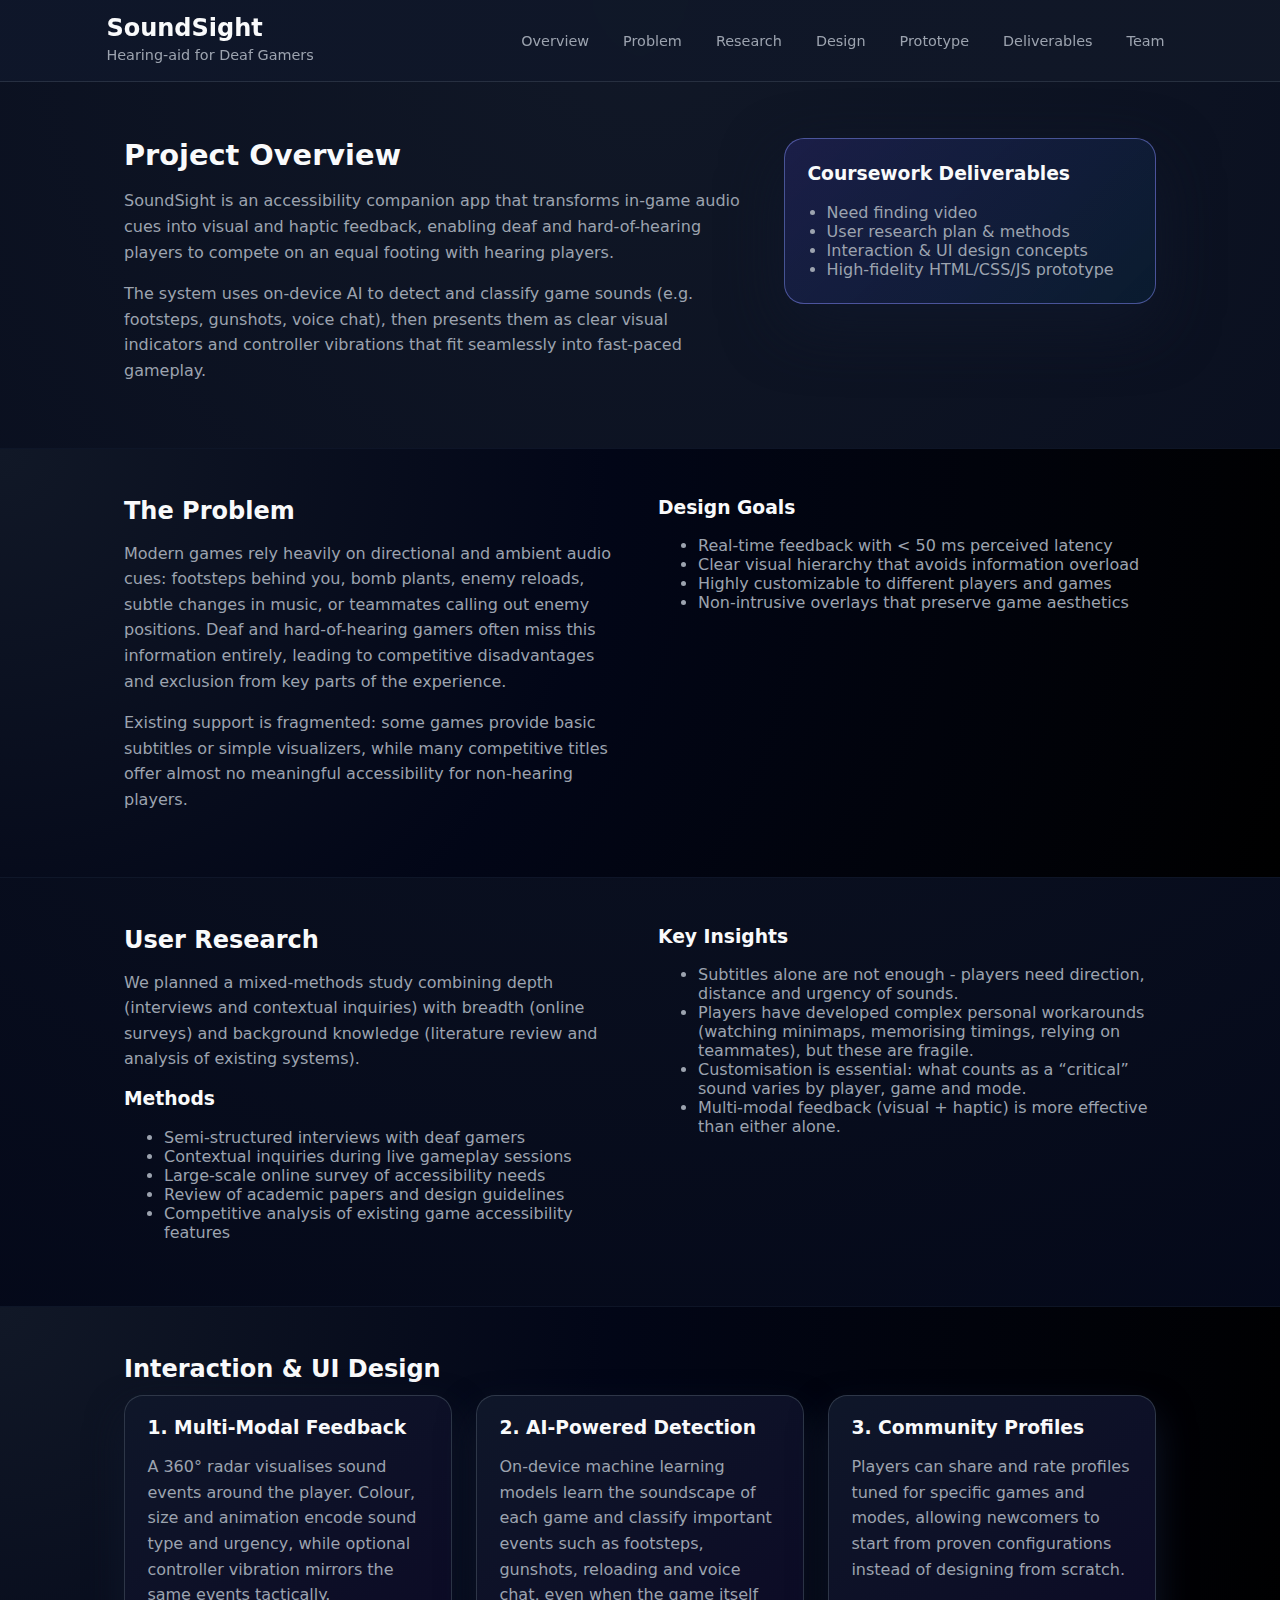
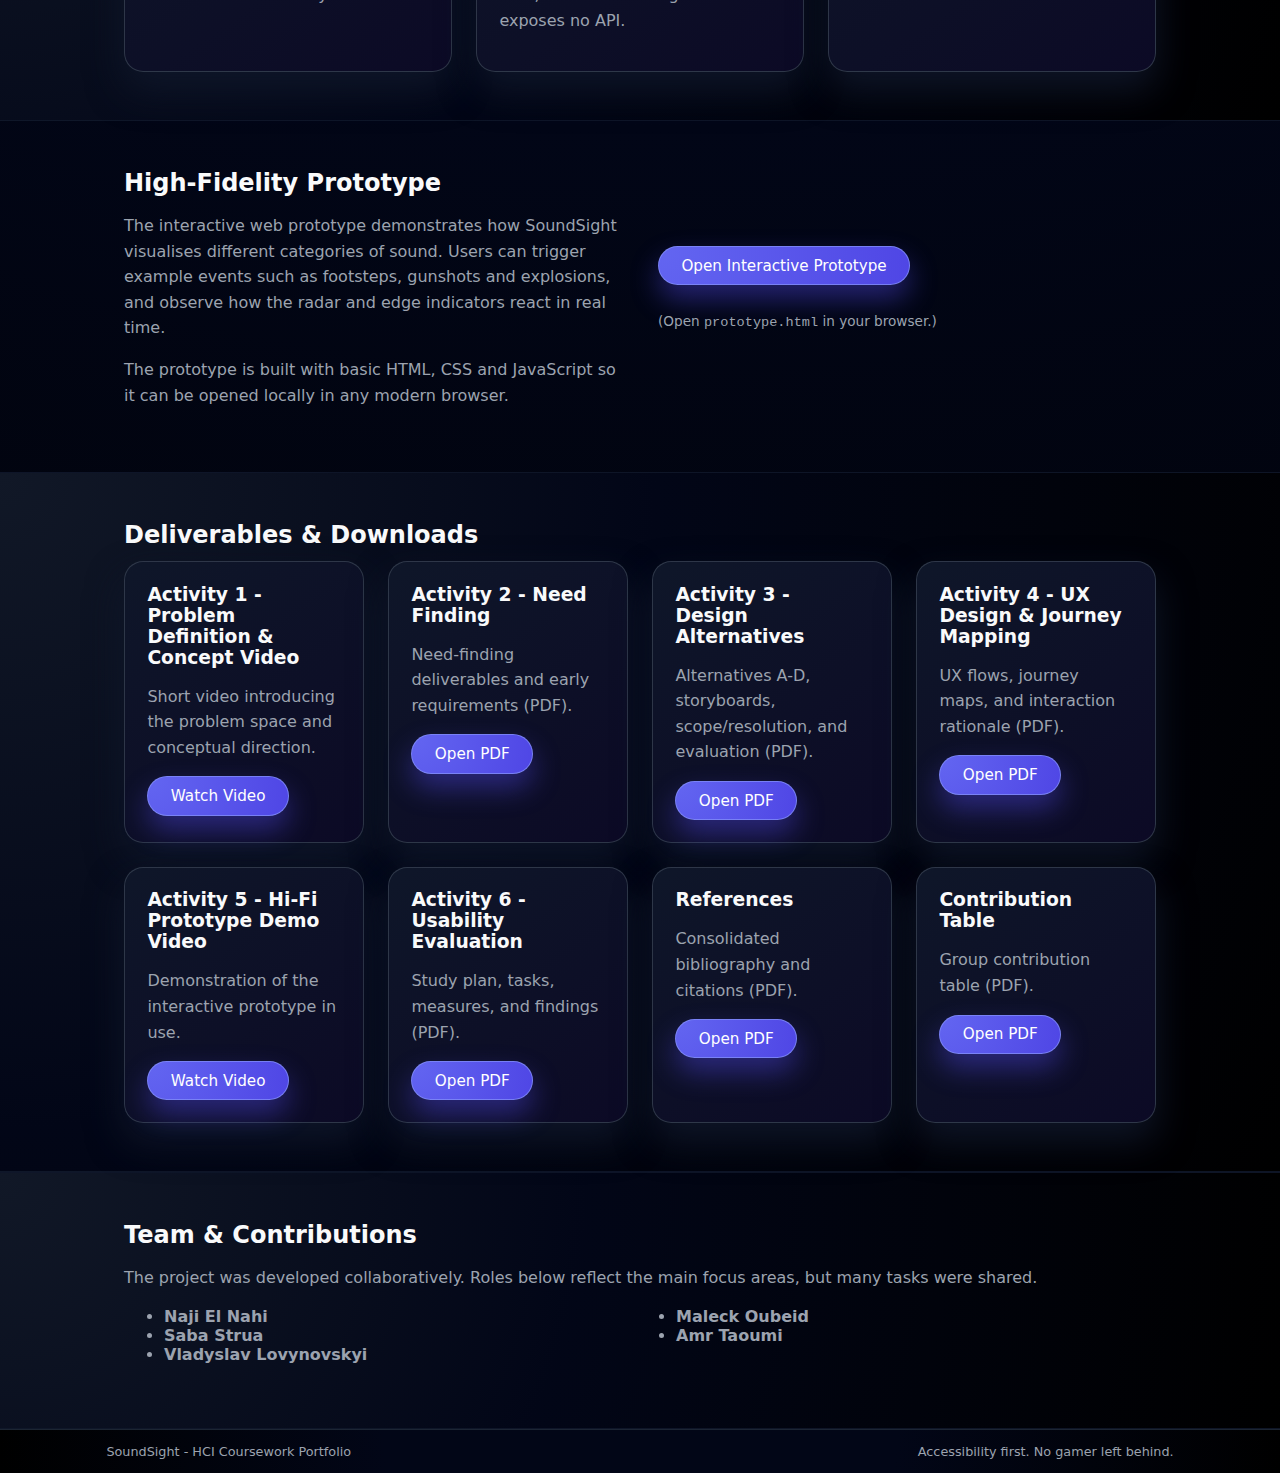
<file: index.html>
<!doctype html>
<html lang="en">
<head>
  <meta charset="utf-8" />
  <title>Redirecting…</title>
  <meta http-equiv="refresh" content="0; url=portfolio.html" />
  <link rel="canonical" href="portfolio.html" />
  <style>
    body { font-family: system-ui, -apple-system, Segoe UI, sans-serif; background: #0b1020; color: #f9fafb; display: grid; place-items: center; height: 100vh; margin: 0; }
    a { color: #9cc1ff; }
  </style>
</head>
<body>
  <p>Redirecting to <a href="portfolio.html">portfolio</a>…</p>
  <script>window.location.replace('portfolio.html');</script>
</body>
</html>
</file>
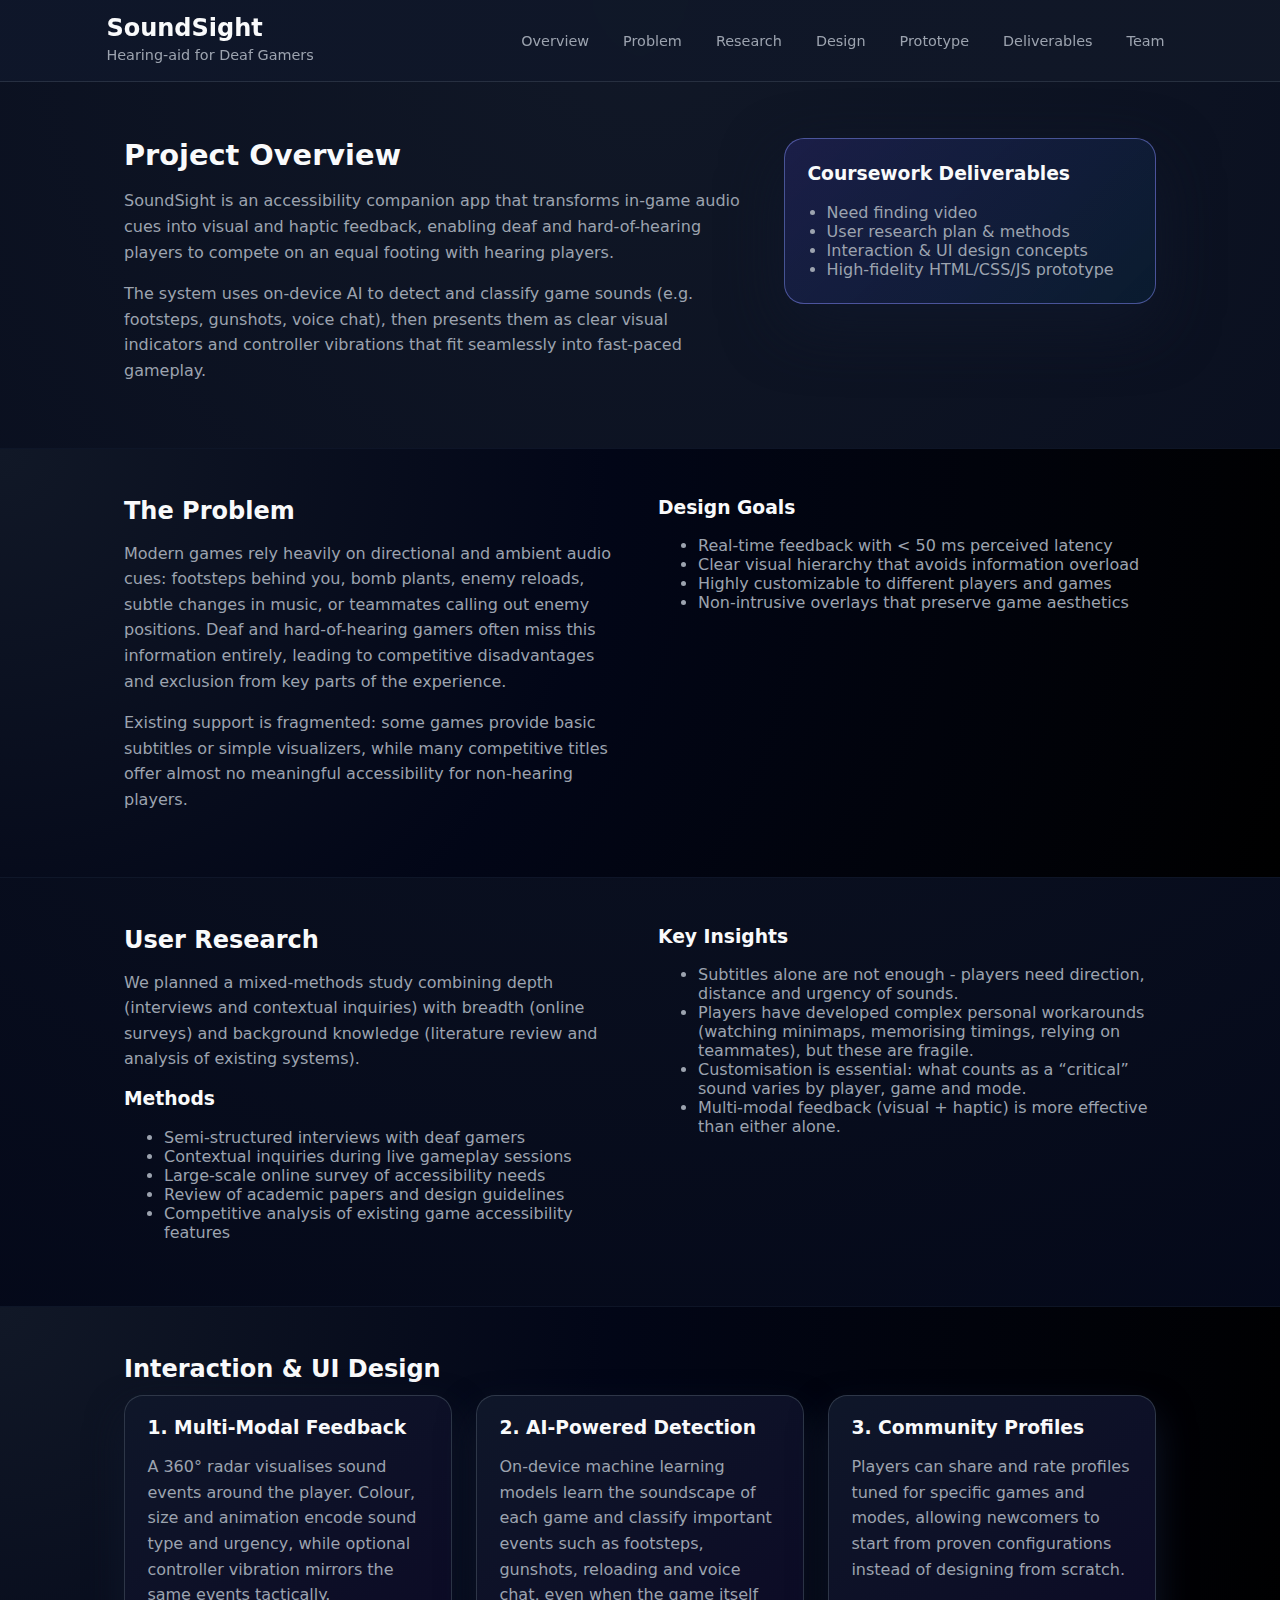
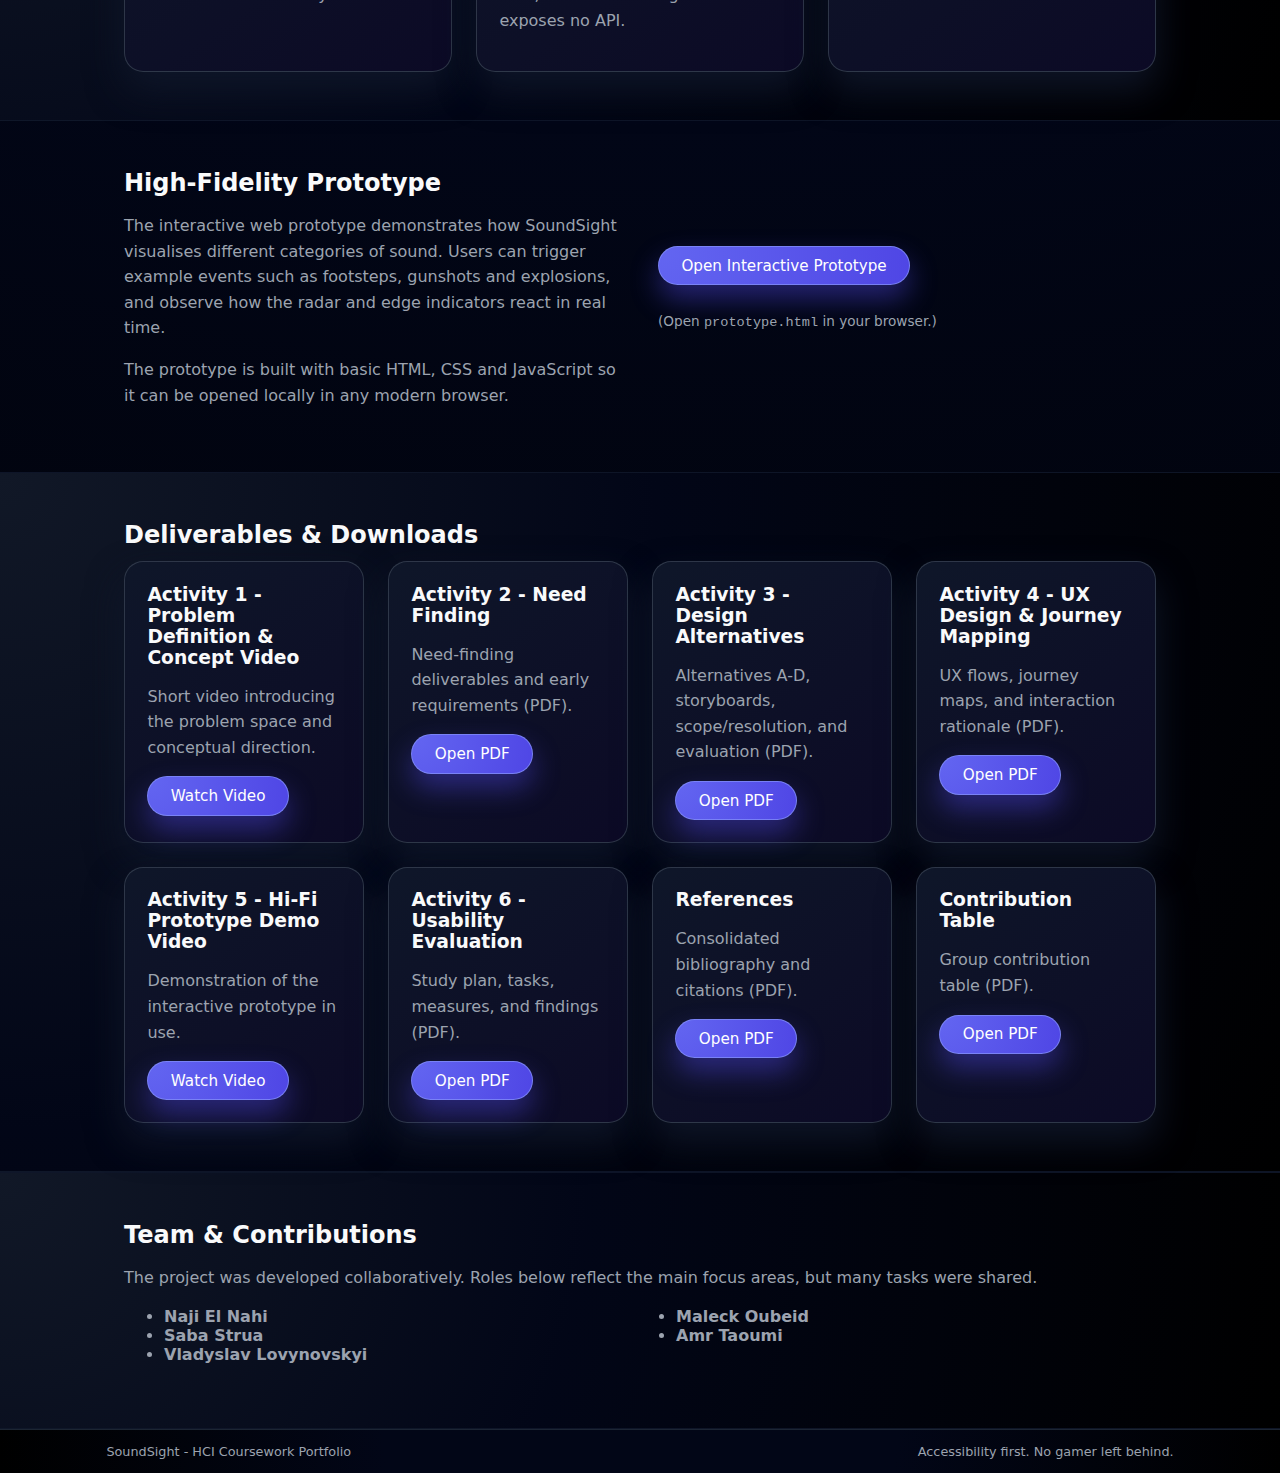
<file: portfolio.html>
<!DOCTYPE html>
<html lang="en">
<head>
  <meta charset="UTF-8" />
  <title>SoundSight - Hearing-aid for Deaf Gamers</title>
  <meta name="viewport" content="width=device-width, initial-scale=1" />
  <link rel="stylesheet" href="style.css" />
</head>
<body class="portfolio-page">
  <header class="site-header">
    <div class="container header-inner">
      <div>
        <h1>SoundSight</h1>
        <p class="tagline">Hearing-aid for Deaf Gamers</p>
      </div>
      <nav class="main-nav">
        <a href="#overview">Overview</a>
        <a href="#problem">Problem</a>
        <a href="#research">Research</a>
        <a href="#design">Design</a>
        <a href="#prototype">Prototype</a>
        <a href="#deliverables">Deliverables</a>
        <a href="#team">Team</a>
      </nav>
    </div>
  </header>
    <section id="overview" class="section hero">
      <div class="container hero-inner">
        <div>
          <h2>Project Overview</h2>
          <p>
            SoundSight is an accessibility companion app that transforms in-game audio cues
            into visual and haptic feedback, enabling deaf and hard-of-hearing players to
            compete on an equal footing with hearing players.
          </p>
          <p>
            The system uses on-device AI to detect and classify game sounds (e.g. footsteps,
            gunshots, voice chat), then presents them as clear visual indicators and
            controller vibrations that fit seamlessly into fast-paced gameplay.
          </p>
        </div>
        <div class="hero-callout">
          <h3>Coursework Deliverables</h3>
          <ul>
            <li>Need finding video</li>
            <li>User research plan &amp; methods</li>
            <li>Interaction &amp; UI design concepts</li>
            <li>High-fidelity HTML/CSS/JS prototype</li>
          </ul>
        </div>
      </div>
    </section>

    <section id="problem" class="section alt">
      <div class="container two-column">
        <div>
          <h2>The Problem</h2>
          <p>
            Modern games rely heavily on directional and ambient audio cues: footsteps
            behind you, bomb plants, enemy reloads, subtle changes in music, or teammates
            calling out enemy positions. Deaf and hard-of-hearing gamers often miss this
            information entirely, leading to competitive disadvantages and exclusion from
            key parts of the experience.
          </p>
          <p>
            Existing support is fragmented: some games provide basic subtitles or simple
            visualizers, while many competitive titles offer almost no meaningful
            accessibility for non-hearing players.
          </p>
        </div>
        <div>
          <h3>Design Goals</h3>
          <ul>
            <li>Real-time feedback with &lt; 50 ms perceived latency</li>
            <li>Clear visual hierarchy that avoids information overload</li>
            <li>Highly customizable to different players and games</li>
            <li>Non-intrusive overlays that preserve game aesthetics</li>
          </ul>
        </div>
      </div>
    </section>

    <section id="research" class="section">
      <div class="container two-column">
        <div>
          <h2>User Research</h2>
          <p>
            We planned a mixed-methods study combining depth (interviews and contextual
            inquiries) with breadth (online surveys) and background knowledge (literature
            review and analysis of existing systems).
          </p>
          <h3>Methods</h3>
          <ul>
            <li>Semi-structured interviews with deaf gamers</li>
            <li>Contextual inquiries during live gameplay sessions</li>
            <li>Large-scale online survey of accessibility needs</li>
            <li>Review of academic papers and design guidelines</li>
            <li>Competitive analysis of existing game accessibility features</li>
          </ul>
        </div>
        <div>
          <h3>Key Insights</h3>
          <ul>
            <li>
              Subtitles alone are not enough - players need direction, distance and
              urgency of sounds.
            </li>
            <li>
              Players have developed complex personal workarounds (watching minimaps,
              memorising timings, relying on teammates), but these are fragile.
            </li>
            <li>
              Customisation is essential: what counts as a “critical” sound varies by
              player, game and mode.
            </li>
            <li>
              Multi-modal feedback (visual + haptic) is more effective than either alone.
            </li>
          </ul>
        </div>
      </div>
    </section>

    <section id="design" class="section alt">
      <div class="container">
        <h2>Interaction &amp; UI Design</h2>
        <div class="cards">
          <article class="card">
            <h3>1. Multi-Modal Feedback</h3>
            <p>
              A 360° radar visualises sound events around the player. Colour, size and
              animation encode sound type and urgency, while optional controller vibration
              mirrors the same events tactically.
            </p>
          </article>
          <article class="card">
            <h3>2. AI-Powered Detection</h3>
            <p>
              On-device machine learning models learn the soundscape of each game and
              classify important events such as footsteps, gunshots, reloading and voice
              chat, even when the game itself exposes no API.
            </p>
          </article>
          <article class="card">
            <h3>3. Community Profiles</h3>
            <p>
              Players can share and rate profiles tuned for specific games and modes,
              allowing newcomers to start from proven configurations instead of designing
              from scratch.
            </p>
          </article>
        </div>
      </div>
    </section>

    <section id="prototype" class="section">
      <div class="container two-column prototype-summary">
        <div>
          <h2>High-Fidelity Prototype</h2>
          <p>
            The interactive web prototype demonstrates how SoundSight visualises different
            categories of sound. Users can trigger example events such as footsteps,
            gunshots and explosions, and observe how the radar and edge indicators react
            in real time.
          </p>
          <p>
            The prototype is built with basic HTML, CSS and JavaScript so it can be opened
            locally in any modern browser.
          </p>
        </div>
        <div class="prototype-links">
          <a class="button" href="prototype.html">Open Interactive Prototype</a>
          <p class="file-note">(Open <code>prototype.html</code> in your browser.)</p>
        </div>
      </div>
    </section>

    <section id="deliverables" class="section alt">
      <div class="container">
        <h2>Deliverables &amp; Downloads</h2>
        <div class="cards">
          <article class="card">
            <h3>Activity 1 - Problem Definition &amp; Concept Video</h3>
            <p>Short video introducing the problem space and conceptual direction.</p>
            <a class="button" id="activity1-video" href="https://drive.google.com/file/d/18P4PWy4BvQ9hI6hXNECkuB2iShYIa7Ka/view?usp=drive_link" title="this one">Watch Video</a>
          </article>

          <article class="card">
            <h3>Activity 2 - Need Finding</h3>
            <p>Need-finding deliverables and early requirements (PDF).</p>
            <a class="button" href="./2.pdf">Open PDF</a>
          </article>

          <article class="card">
            <h3>Activity 3 - Design Alternatives</h3>
            <p>Alternatives A-D, storyboards, scope/resolution, and evaluation (PDF).</p>
            <a class="button" href="./3.pdf">Open PDF</a>
          </article>

          <article class="card">
            <h3>Activity 4 - UX Design &amp; Journey Mapping</h3>
            <p>UX flows, journey maps, and interaction rationale (PDF).</p>
            <a class="button" href="./4.pdf">Open PDF</a>
          </article>

          <article class="card">
            <h3>Activity 5 - Hi-Fi Prototype Demo Video</h3>
            <p>Demonstration of the interactive prototype in use.</p>
            <a class="button" id="activity5-video" href="https://drive.google.com/file/d/1blky5JOhEbZkO4jVgznuTW0m_rYHoU2Z/view?usp=drive_link" title="Demo">Watch Video</a>
          </article>

          <article class="card">
            <h3>Activity 6 - Usability Evaluation</h3>
            <p>Study plan, tasks, measures, and findings (PDF).</p>
            <a class="button" href="./6.pdf">Open PDF</a>
          </article>

          <article class="card">
            <h3>References</h3>
            <p>Consolidated bibliography and citations (PDF).</p>
            <a class="button" href="./r.pdf">Open PDF</a>
          </article>

          <article class="card">
            <h3>Contribution Table</h3>
            <p>Group contribution table (PDF).</p>
            <a class="button" href="./t.pdf">Open PDF</a>
          </article>
        </div>
      </div>
    </section>

    <section id="team" class="section alt">
      <div class="container">
        <h2>Team &amp; Contributions</h2>
        <p>
          The project was developed collaboratively. Roles below reflect the main focus
          areas, but many tasks were shared.
        </p>
        <ul class="team-list">
          <li><strong>Naji El Nahi</strong></li>
          <li><strong>Saba Strua</strong></li>
          <li><strong>Vladyslav Lovynovskyi</strong></li>
          <li><strong>Maleck Oubeid</strong></li>
          <li><strong>Amr Taoumi</strong></li>
        </ul>
      </div>
    </section>
  </main>

  <footer class="site-footer">
    <div class="container footer-inner">
      <span>SoundSight - HCI Coursework Portfolio</span>
      <span>Accessibility first. No gamer left behind.</span>
    </div>
  </footer>
</body>
</html>
</file>
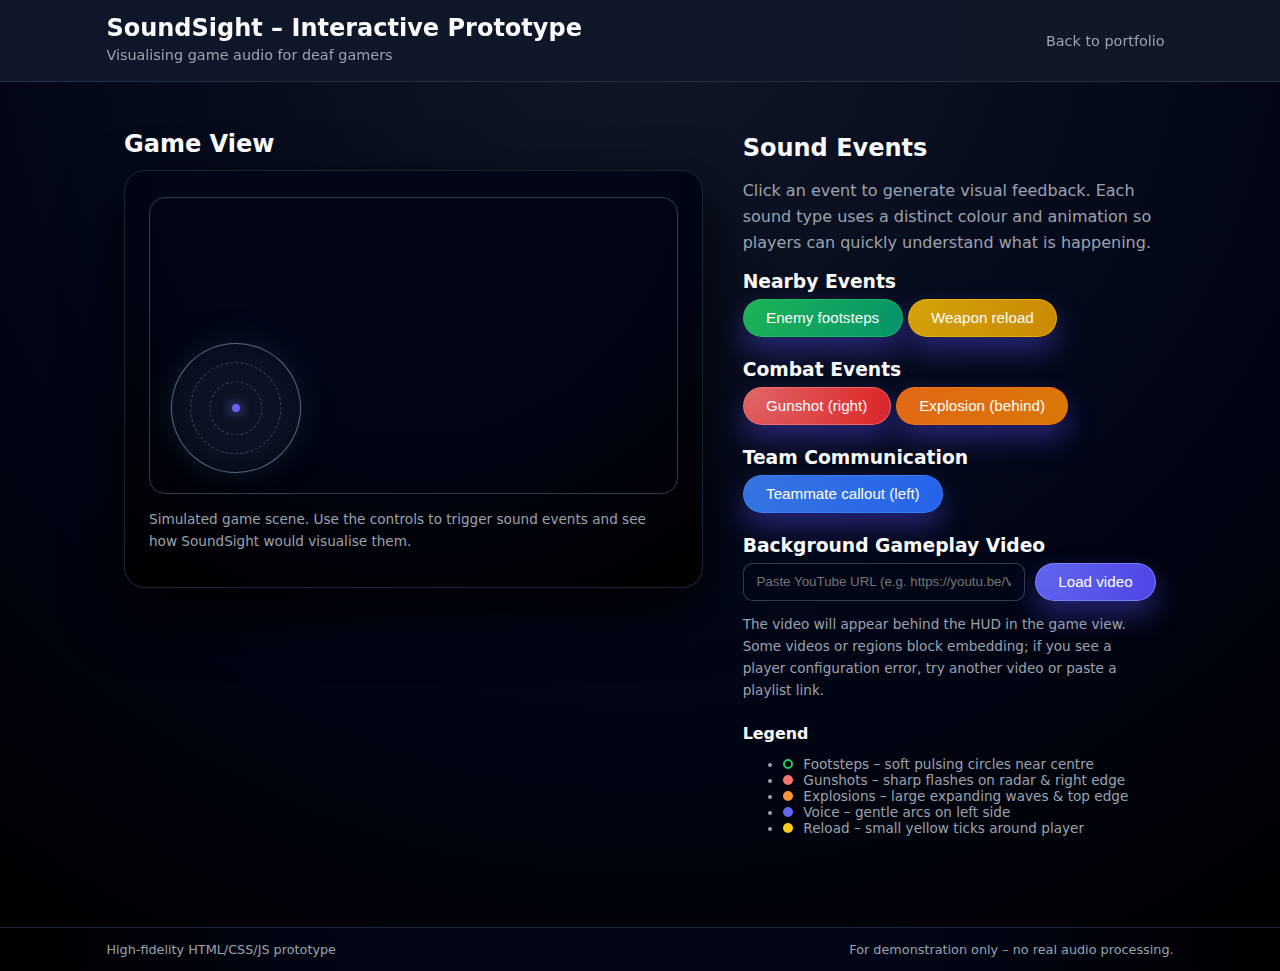
<file: prototype.html>
<!DOCTYPE html>
<html lang="en">
<head>
  <meta charset="UTF-8" />
  <title>SoundSight Prototype</title>
  <meta name="viewport" content="width=device-width, initial-scale=1" />
  <link rel="stylesheet" href="style.css" />
</head>
<body class="prototype-page">
  <header class="site-header">
    <div class="container header-inner">
      <div>
        <h1>SoundSight – Interactive Prototype</h1>
        <p class="tagline">Visualising game audio for deaf gamers</p>
      </div>
      <nav class="main-nav">
        <a href="portfolio.html">Back to portfolio</a>
      </nav>
    </div>
  </header>

  <main class="section">
    <div class="container prototype-layout">
      <section class="prototype-panel game-panel">
        <h2>Game View</h2>
        <div class="game-screen">
          <div class="video-bg">
            <iframe
              id="video-frame"
              title="Gameplay video"
              allow="accelerometer; autoplay; clipboard-write; encrypted-media; gyroscope; picture-in-picture; web-share"
              allowfullscreen
              referrerpolicy="strict-origin-when-cross-origin"
              loading="lazy"
            ></iframe>
            <div class="game-hud">
              <div class="radar" id="radar">
                <div class="radar-center"></div>
                <!-- Dynamic sound pings inserted here by JS -->
              </div>
              <div class="edge-indicators">
                <div class="edge-indicator top" id="edge-top"></div>
                <div class="edge-indicator right" id="edge-right"></div>
                <div class="edge-indicator bottom" id="edge-bottom"></div>
                <div class="edge-indicator left" id="edge-left"></div>
              </div>
            </div>
          </div>
          <p class="screen-caption">
            Simulated game scene. Use the controls to trigger sound events and see how
            SoundSight would visualise them.
          </p>
        </div>
      </section>

      <section class="prototype-panel control-panel">
        <h2>Sound Events</h2>
        <p>
          Click an event to generate visual feedback. Each sound type uses a distinct
          colour and animation so players can quickly understand what is happening.
        </p>

        <div class="control-group">
          <h3>Nearby Events</h3>
          <button class="button button-footsteps" data-event="footsteps">Enemy footsteps</button>
          <button class="button button-reload" data-event="reload">Weapon reload</button>
        </div>

        <div class="control-group">
          <h3>Combat Events</h3>
          <button class="button button-gunshot" data-event="gunshot">Gunshot (right)</button>
          <button class="button button-explosion" data-event="explosion">Explosion (behind)</button>
        </div>

        <div class="control-group">
          <h3>Team Communication</h3>
          <button class="button button-voice" data-event="voice">Teammate callout (left)</button>
        </div>

        <div class="control-group">
          <h3>Background Gameplay Video</h3>
          <div class="video-input">
            <input type="url" id="video-url" placeholder="Paste YouTube URL (e.g. https://youtu.be/VIDEO_ID)" />
            <button class="button" id="load-video">Load video</button>
          </div>
          <p class="small-text">The video will appear behind the HUD in the game view. Some videos or regions block embedding; if you see a player configuration error, try another video or paste a playlist link.</p>
          <div id="video-error" class="small-text" aria-live="polite"></div>
        </div>

        <div class="control-group small-text">
          <h3>Legend</h3>
          <ul>
            <li><span class="legend-dot legend-footsteps"></span> Footsteps – soft pulsing circles near centre</li>
            <li><span class="legend-dot legend-gunshot"></span> Gunshots – sharp flashes on radar &amp; right edge</li>
            <li><span class="legend-dot legend-explosion"></span> Explosions – large expanding waves &amp; top edge</li>
            <li><span class="legend-dot legend-voice"></span> Voice – gentle arcs on left side</li>
            <li><span class="legend-dot legend-reload"></span> Reload – small yellow ticks around player</li>
          </ul>
        </div>
      </section>
    </div>
  </main>

  <footer class="site-footer">
    <div class="container footer-inner">
      <span>High‑fidelity HTML/CSS/JS prototype</span>
      <span>For demonstration only – no real audio processing.</span>
    </div>
  </footer>

  <script src="prototype.js"></script>
</body>
</html>
</file>
<file: style.css>
:root {
  --bg: #050816;
  --bg-alt: #0b1020;
  --card-bg: #101528;
  --accent: #4f46e5;
  --accent-soft: #6366f1;
  --text: #f9fafb;
  --muted: #9ca3af;
  --border-subtle: #1f2937;
  --danger: #f97373;
  --warning: #facc15;
  --success: #22c55e;
}

* {
  box-sizing: border-box;
}

body {
  margin: 0;
  font-family: system-ui, -apple-system, BlinkMacSystemFont, "Segoe UI", sans-serif;
  background: radial-gradient(circle at top, #111827 0, #020617 55%, #000 100%);
  color: var(--text);
}

.portfolio-page main,
.prototype-page main {
  padding-bottom: 4rem;
}

.site-header {
  position: sticky;
  top: 0;
  z-index: 10;
  backdrop-filter: blur(14px);
  background: linear-gradient(to right, rgba(15, 23, 42, 0.96), rgba(17, 24, 39, 0.96));
  border-bottom: 1px solid rgba(55, 65, 81, 0.6);
}

.container {
  max-width: 1080px;
  margin: 0 auto;
  padding: 0 1.5rem;
}

.header-inner,
.footer-inner {
  display: flex;
  align-items: center;
  justify-content: space-between;
  gap: 1.5rem;
  padding: 0.9rem 0.4rem;
}

h1 {
  font-size: 1.5rem;
  margin: 0;
}

.tagline {
  margin: 0.1rem 0 0;
  font-size: 0.9rem;
  color: var(--muted);
}

.main-nav {
  display: flex;
  gap: 1rem;
  flex-wrap: wrap;
  font-size: 0.9rem;
}

.main-nav a {
  color: var(--muted);
  text-decoration: none;
  padding: 0.2rem 0.5rem;
  border-radius: 999px;
  border: 1px solid transparent;
}

.main-nav a:hover {
  color: var(--text);
  border-color: rgba(148, 163, 184, 0.4);
  background: rgba(15, 23, 42, 0.6);
}

.section {
  padding: 3rem 0;
}

.section.alt {
  background: radial-gradient(circle at top left, #111827 0, #020617 45%, #000 100%);
  border-top: 1px solid rgba(15, 23, 42, 0.9);
  border-bottom: 1px solid rgba(15, 23, 42, 0.9);
}

.hero {
  padding-top: 3.5rem;
}

.hero-inner {
  display: grid;
  grid-template-columns: minmax(0, 2fr) minmax(0, 1.2fr);
  gap: 2.5rem;
  align-items: flex-start;
}

.hero h2 {
  font-size: 1.8rem;
}

.hero-callout {
  background: linear-gradient(135deg, rgba(79, 70, 229, 0.18), rgba(8, 47, 73, 0.35));
  border-radius: 1.25rem;
  padding: 1.5rem 1.4rem;
  border: 1px solid rgba(129, 140, 248, 0.5);
  box-shadow: 0 22px 60px rgba(15, 23, 42, 0.9);
}

.hero-callout h3 {
  margin-top: 0;
}

.hero-callout ul {
  margin: 0.6rem 0 0;
  padding-left: 1.2rem;
}

.two-column {
  display: grid;
  grid-template-columns: repeat(auto-fit, minmax(260px, 1fr));
  gap: 2.25rem;
  align-items: flex-start;
}

.section h2 {
  margin-top: 0;
  margin-bottom: 0.75rem;
}

.section h3 {
  margin-top: 0;
}

p {
  line-height: 1.6;
  color: var(--muted);
}

ul {
  color: var(--muted);
}

.cards {
  display: grid;
  grid-template-columns: repeat(auto-fit, minmax(240px, 1fr));
  gap: 1.5rem;
}

.card {
  background: linear-gradient(145deg, rgba(15, 23, 42, 0.98), rgba(12, 10, 38, 0.98));
  border-radius: 1.2rem;
  padding: 1.35rem 1.4rem;
  border: 1px solid rgba(55, 65, 81, 0.8);
  box-shadow: 0 18px 36px rgba(15, 23, 42, 0.9);
}

.card h3 {
  margin-top: 0;
  margin-bottom: 0.4rem;
}

.prototype-summary {
  align-items: center;
}

.prototype-links {
  display: flex;
  flex-direction: column;
  align-items: flex-start;
  gap: 0.75rem;
}

.button {
  display: inline-flex;
  align-items: center;
  justify-content: center;
  padding: 0.6rem 1.4rem;
  border-radius: 999px;
  border: 1px solid rgba(129, 140, 248, 0.8);
  background: radial-gradient(circle at top left, var(--accent-soft), var(--accent));
  color: white;
  font-weight: 500;
  font-size: 0.95rem;
  text-decoration: none;
  cursor: pointer;
  box-shadow: 0 14px 28px rgba(79, 70, 229, 0.45);
}

.button:hover {
  filter: brightness(1.06);
}

.button:active {
  transform: translateY(1px);
  box-shadow: 0 10px 20px rgba(79, 70, 229, 0.4);
}

.file-note {
  font-size: 0.85rem;
  color: var(--muted);
}

.team-list {
  columns: 2;
  column-gap: 2rem;
}

.site-footer {
  border-top: 1px solid rgba(31, 41, 55, 0.9);
  background: radial-gradient(circle at top, #020617 0, #020617 40%, #000 100%);
  font-size: 0.8rem;
  color: var(--muted);
}

/* Prototype layout */

.prototype-layout {
  display: grid;
  grid-template-columns: minmax(0, 1.4fr) minmax(0, 1fr);
  gap: 2.5rem;
}

.prototype-panel h2 {
  margin-top: 0;
}

.game-screen {
  background: radial-gradient(circle at top, #020617 0, #020617 45%, #000 100%);
  border-radius: 1.3rem;
  border: 1px solid rgba(31, 41, 55, 0.9);
  padding: 1.6rem 1.5rem 1.3rem;
  box-shadow: 0 24px 60px rgba(0, 0, 0, 0.9);
}

.game-hud {
  position: relative;
  aspect-ratio: 16 / 9;
  border-radius: 1rem;
  background:
    radial-gradient(circle at 20% 0, rgba(56, 189, 248, 0.5) 0, transparent 55%),
    radial-gradient(circle at 70% 110%, rgba(248, 113, 113, 0.5) 0, transparent 55%),
    linear-gradient(135deg, #020617, #020617 40%, #020617 100%);
  overflow: hidden;
  border: 1px solid rgba(55, 65, 81, 0.9);
}

/* Video background holder sits under the HUD */
.video-bg {
  position: relative;
  aspect-ratio: 16 / 9;
  border-radius: 1rem;
  overflow: hidden;
  border: 1px solid rgba(55, 65, 81, 0.9);
  margin-bottom: 0.6rem;
}

.video-bg iframe {
  position: absolute;
  inset: 0;
  width: 100%;
  height: 100%;
  border: 0;
  z-index: 0;
}

.video-dimmer {
  position: absolute;
  inset: 0;
  background: rgba(0, 0, 0, 0.25);
  pointer-events: none;
  z-index: 1;
}

/* Ensure HUD overlays video */
.video-bg .game-hud {
  position: absolute;
  inset: 0;
  border: none;
  background: transparent;
  z-index: 2;
  pointer-events: none; /* allow clicking underlying player only if needed */
}

.video-bg .radar,
.video-bg .edge-indicators {
  pointer-events: none;
}

/* Re-enable pointer events for control panel only */
.control-panel { pointer-events: auto; }

.radar {
  position: absolute;
  bottom: 1.3rem;
  left: 1.3rem;
  width: 130px;
  height: 130px;
  border-radius: 50%;
  background: radial-gradient(circle, rgba(15, 23, 42, 0.9) 0, rgba(15, 23, 42, 0.7) 50%, rgba(15, 23, 42, 0.2) 100%);
  border: 1px solid rgba(148, 163, 184, 0.6);
  box-shadow: 0 0 0 1px rgba(15, 23, 42, 0.6), 0 0 30px rgba(15, 23, 42, 0.9);
}

.radar::before,
.radar::after {
  content: "";
  position: absolute;
  inset: 50% 0 0 50%;
  transform: translate(-50%, -50%);
  border-radius: 50%;
  border: 1px dashed rgba(148, 163, 184, 0.35);
}

.radar::before {
  width: 70%;
  height: 70%;
}

.radar::after {
  width: 40%;
  height: 40%;
}

.radar-center {
  position: absolute;
  width: 8px;
  height: 8px;
  border-radius: 50%;
  background: var(--accent-soft);
  top: 50%;
  left: 50%;
  transform: translate(-50%, -50%);
  box-shadow: 0 0 12px rgba(129, 140, 248, 0.9);
}

.sound-ping {
  position: absolute;
  width: 20px;
  height: 20px;
  border-radius: 50%;
  transform: translate(-50%, -50%);
  opacity: 0;
  pointer-events: none;
}

.sound-ping--footsteps {
  border: 2px solid var(--success);
  animation: ping-soft 1200ms ease-out;
}

.sound-ping--gunshot {
  background: radial-gradient(circle, var(--danger) 0, transparent 70%);
  box-shadow: 0 0 26px rgba(248, 113, 113, 0.9);
  animation: ping-sharp 650ms ease-out;
}

.sound-ping--explosion {
  /* Use orange to match legend/button */
  border: 3px solid #fb923c;
  box-shadow: 0 0 40px rgba(251, 146, 60, 1);
  animation: ping-explosion 1400ms ease-out;
}

.sound-ping--voice {
  border: 2px solid var(--accent-soft);
  animation: ping-soft 1300ms ease-out;
}

.sound-ping--reload {
  border: 2px solid var(--warning);
  animation: ping-soft 900ms ease-out;
}

.edge-indicators {
  position: absolute;
  inset: 0;
  pointer-events: none;
}

.edge-indicator {
  position: absolute;
  opacity: 0;
  border-radius: 999px;
}

.edge-indicator.top,
.edge-indicator.bottom {
  left: 20%;
  right: 20%;
  height: 6px;
}

.edge-indicator.left,
.edge-indicator.right {
  top: 20%;
  bottom: 20%;
  width: 6px;
}

.edge-indicator.top {
  top: 12px;
}

.edge-indicator.bottom {
  bottom: 12px;
}

.edge-indicator.left {
  left: 12px;
}

.edge-indicator.right {
  right: 12px;
}

.edge-indicator--gunshot {
  background: linear-gradient(to right, rgba(248, 113, 113, 0.2), rgba(248, 113, 113, 0.95));
}

.edge-indicator--explosion {
  background: linear-gradient(to bottom, rgba(248, 171, 113, 0.2), rgba(248, 171, 113, 0.95));
}

.edge-indicator--voice {
  background: linear-gradient(to right, rgba(129, 140, 248, 0.2), rgba(129, 140, 248, 0.95));
}

.edge-indicator--active {
  animation: edge-flash 550ms ease-out;
}

.screen-caption {
  margin-top: 0.9rem;
  font-size: 0.85rem;
  color: var(--muted);
}

.control-panel {
  padding: 0.25rem 0;
}

.control-group {
  margin-bottom: 1.4rem;
}

.control-group h3 {
  margin-bottom: 0.4rem;
}

.small-text {
  font-size: 0.85rem;
}

.video-input {
  display: flex;
  gap: 0.6rem;
}

.video-input input[type="url"] {
  flex: 1;
  padding: 0.55rem 0.8rem;
  border-radius: 0.6rem;
  border: 1px solid rgba(148, 163, 184, 0.35);
  background: rgba(2, 6, 23, 0.6);
  color: var(--text);
}

.button-footsteps {
  background: radial-gradient(circle at top left, rgba(34, 197, 94, 0.9), rgba(5, 150, 105, 1));
  border-color: rgba(34, 197, 94, 0.7);
}

.button-gunshot {
  background: radial-gradient(circle at top left, rgba(248, 113, 113, 0.9), rgba(220, 38, 38, 1));
  border-color: rgba(248, 113, 113, 0.8);
}

.button-explosion {
  background: radial-gradient(circle at top left, rgba(249, 115, 22, 0.9), rgba(217, 119, 6, 1));
  border-color: rgba(249, 115, 22, 0.7);
}

.button-voice {
  background: radial-gradient(circle at top left, rgba(59, 130, 246, 0.9), rgba(37, 99, 235, 1));
  border-color: rgba(59, 130, 246, 0.8);
}

.button-reload {
  background: radial-gradient(circle at top left, rgba(234, 179, 8, 0.9), rgba(202, 138, 4, 1));
  border-color: rgba(234, 179, 8, 0.85);
}

.legend-dot {
  display: inline-block;
  width: 10px;
  height: 10px;
  border-radius: 50%;
  margin-right: 0.4rem;
}

.legend-footsteps {
  border: 2px solid var(--success);
}

.legend-gunshot {
  background: var(--danger);
}

.legend-explosion {
  background: #fb923c;
}

.legend-voice {
  background: var(--accent-soft);
}

.legend-reload {
  background: var(--warning);
}

/* Animations */

@keyframes ping-soft {
  0% {
    transform: translate(-50%, -50%) scale(0.1);
    opacity: 0.75;
  }
  100% {
    transform: translate(-50%, -50%) scale(2.4);
    opacity: 0;
  }
}

@keyframes ping-sharp {
  0% {
    transform: translate(-50%, -50%) scale(0.3);
    opacity: 1;
  }
  100% {
    transform: translate(-50%, -50%) scale(1.3);
    opacity: 0;
  }
}

@keyframes ping-explosion {
  0% {
    transform: translate(-50%, -50%) scale(0.2);
    opacity: 1;
  }
  100% {
    transform: translate(-50%, -50%) scale(3.1);
    opacity: 0;
  }
}

@keyframes edge-flash {
  0% {
    opacity: 0;
  }
  20% {
    opacity: 1;
  }
  100% {
    opacity: 0;
  }
}

/* Responsive tweaks */

@media (max-width: 800px) {
  .hero-inner {
    grid-template-columns: minmax(0, 1fr);
  }

  .prototype-layout {
    grid-template-columns: minmax(0, 1fr);
  }

  .team-list {
    columns: 1;
  }

  .main-nav {
    justify-content: flex-end;
  }
}

@media (max-width: 600px) {
  .header-inner,
  .footer-inner {
    flex-direction: column;
    align-items: flex-start;
  }

  .hero {
    padding-top: 2.5rem;
  }
}
</file>
